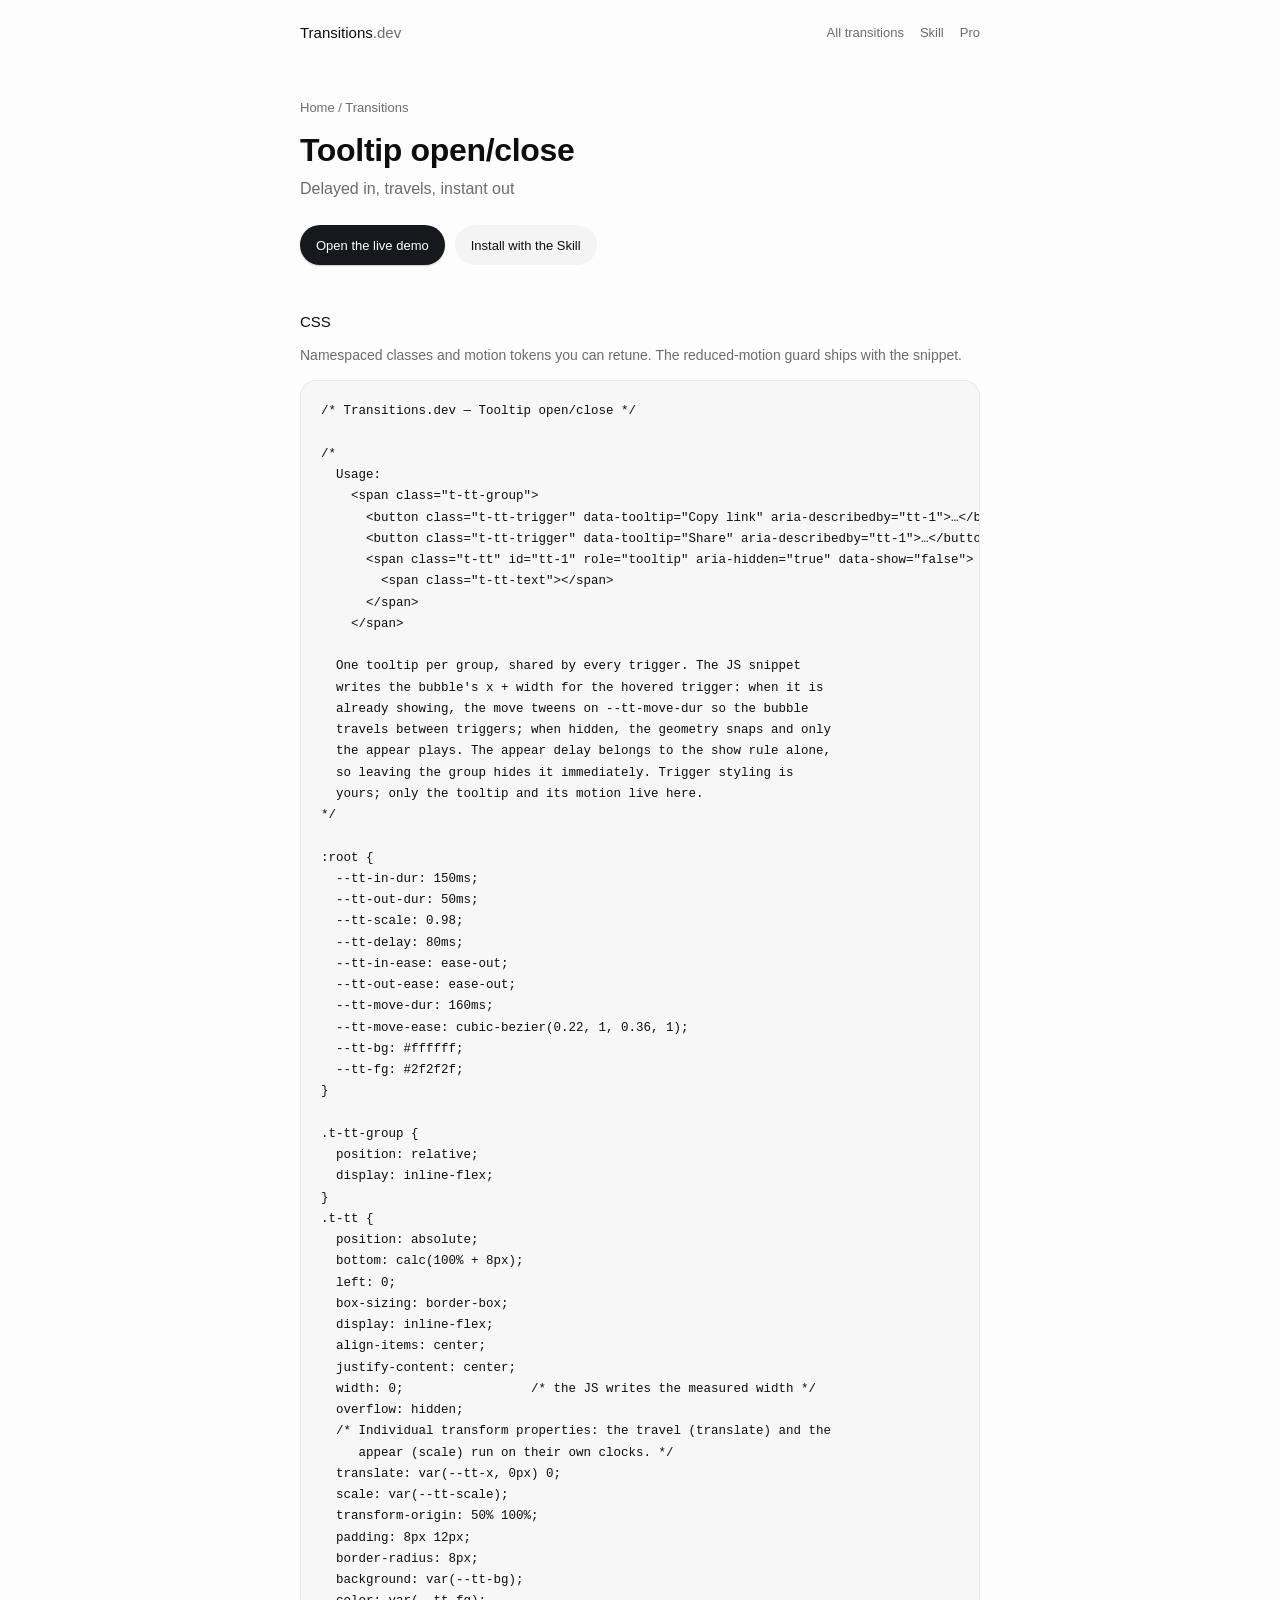
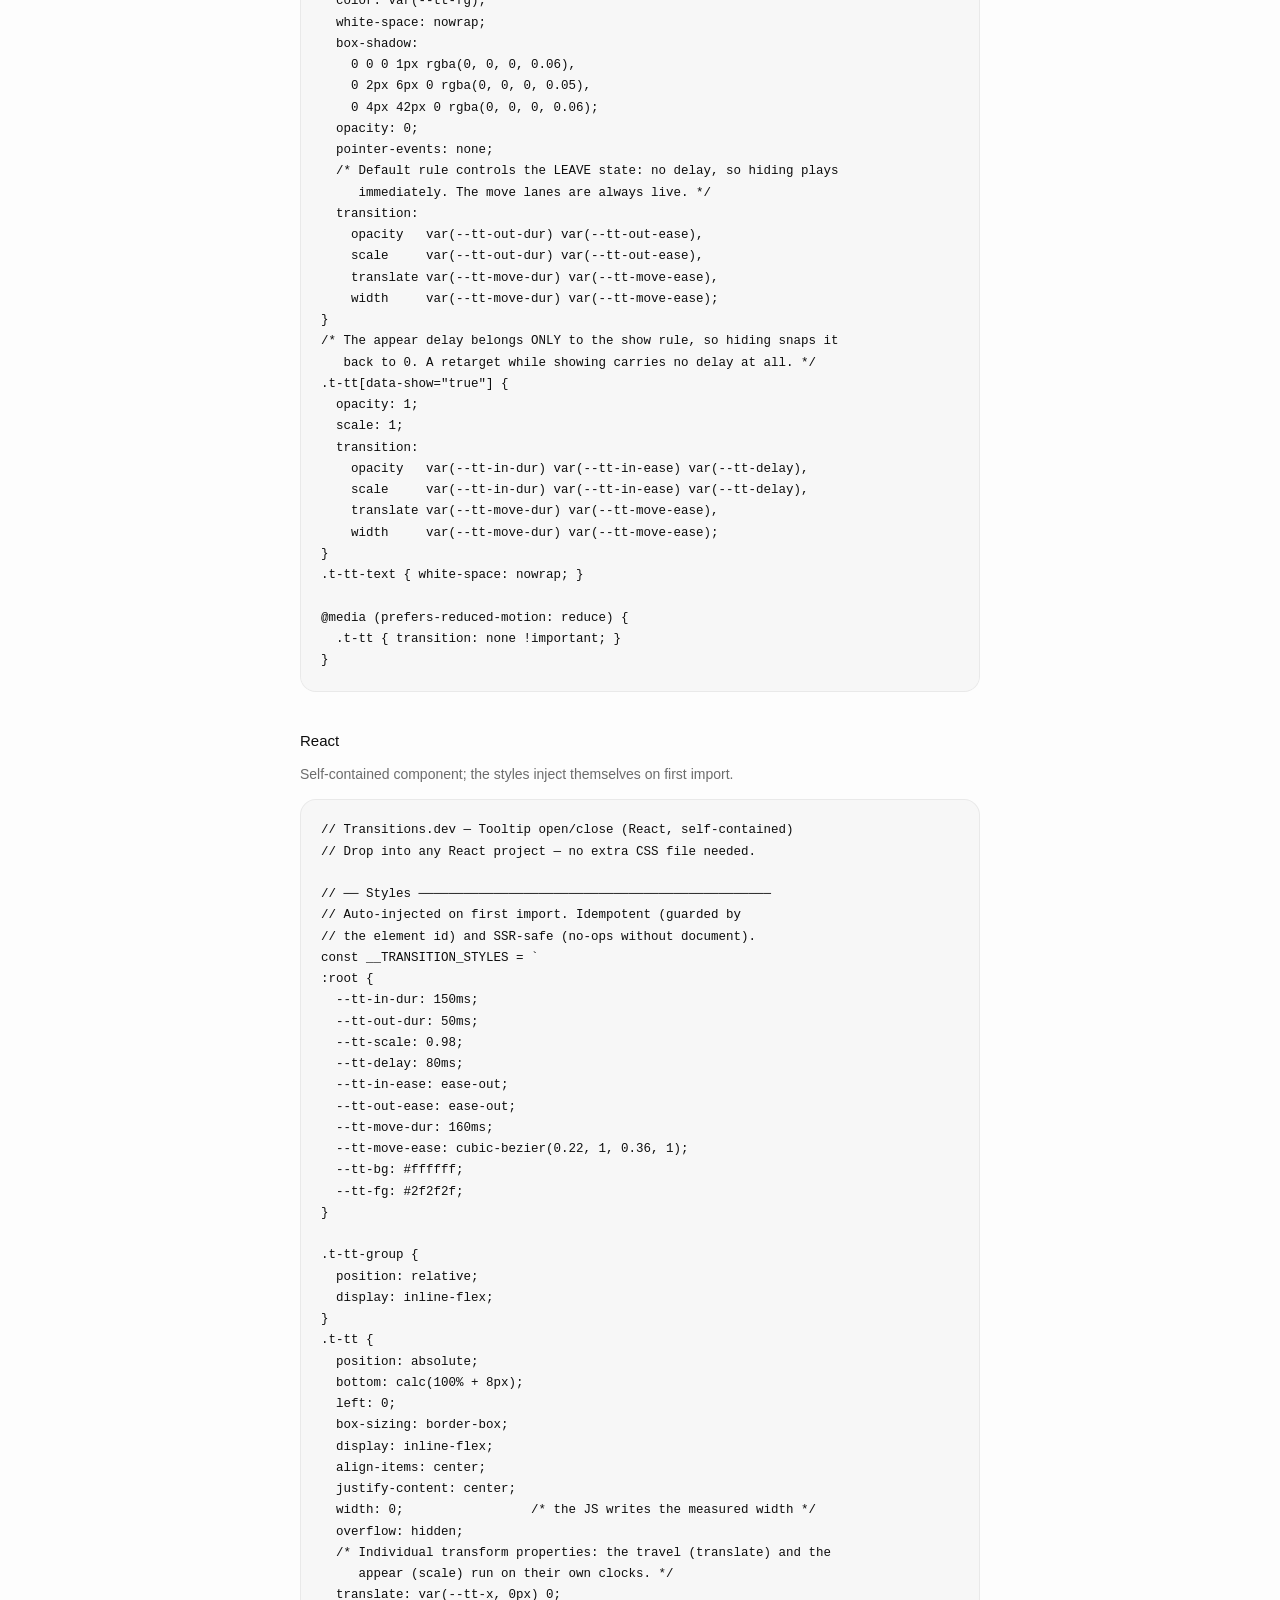
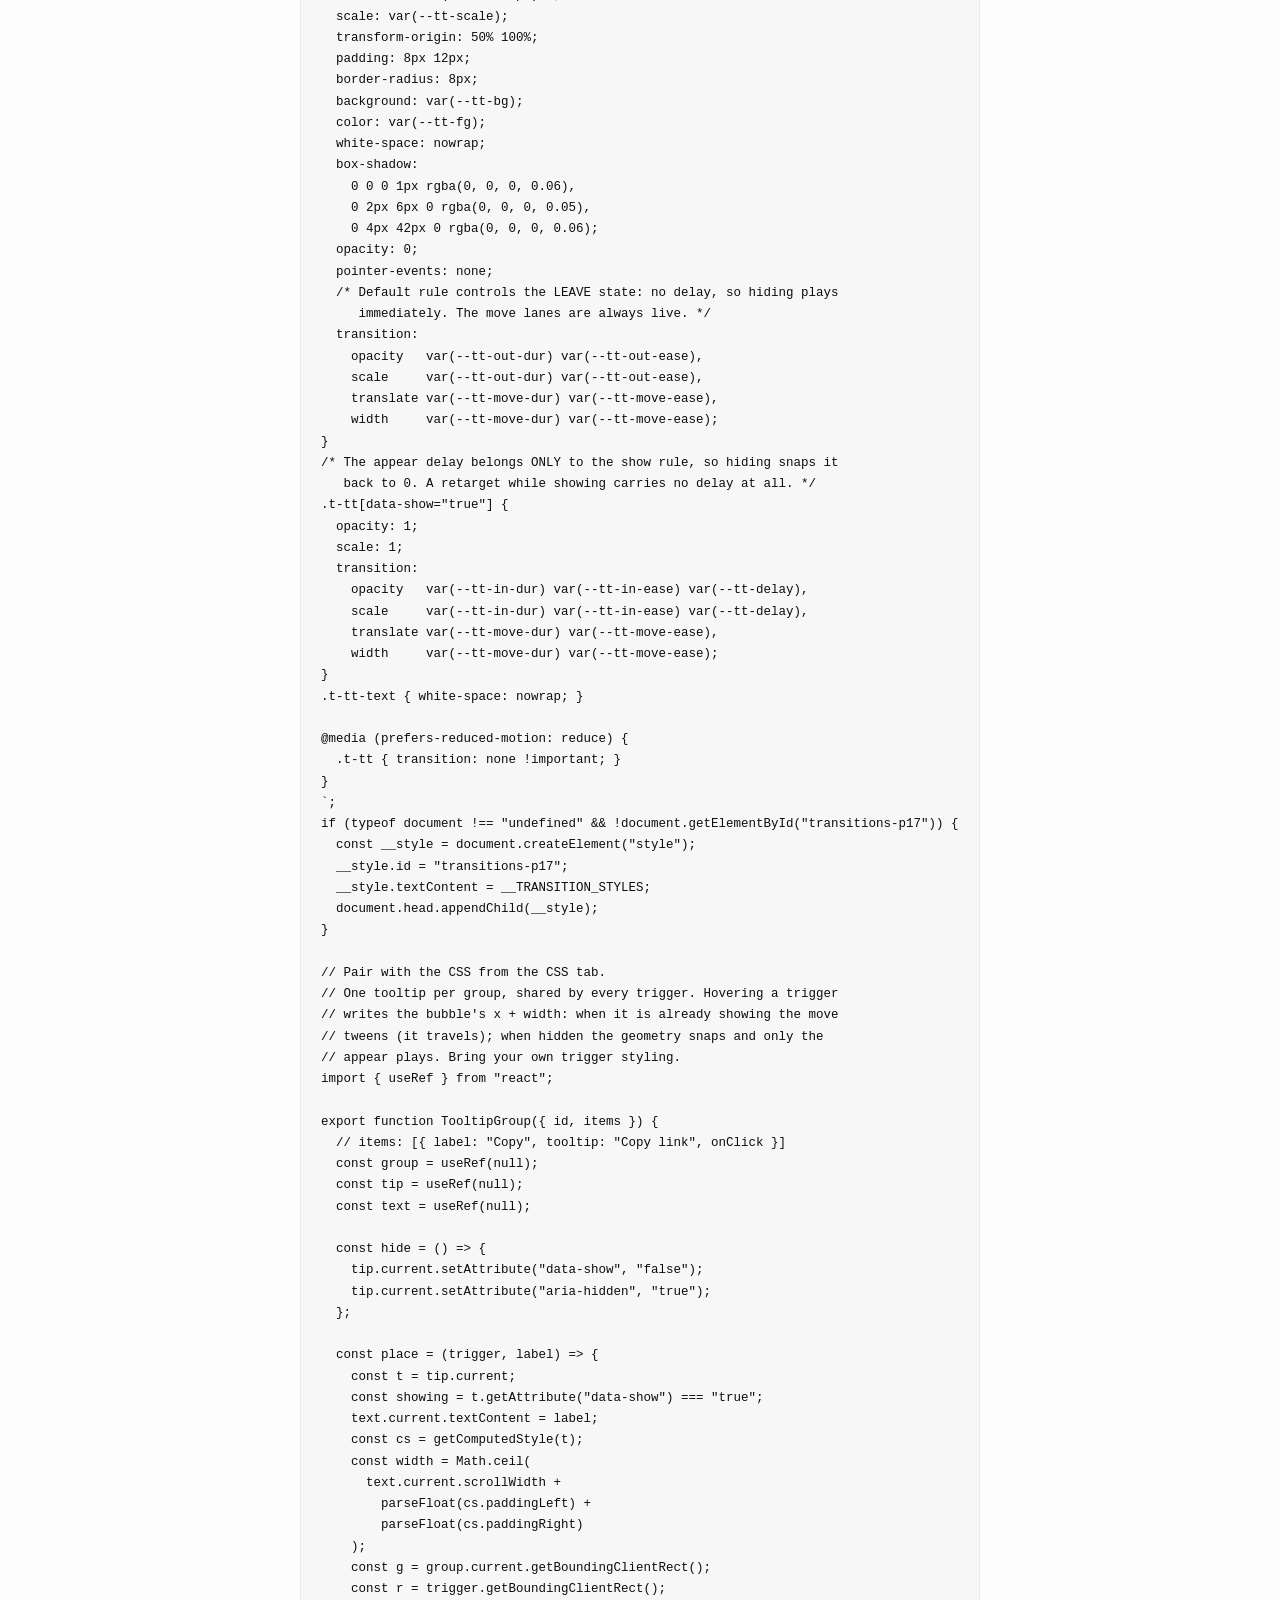
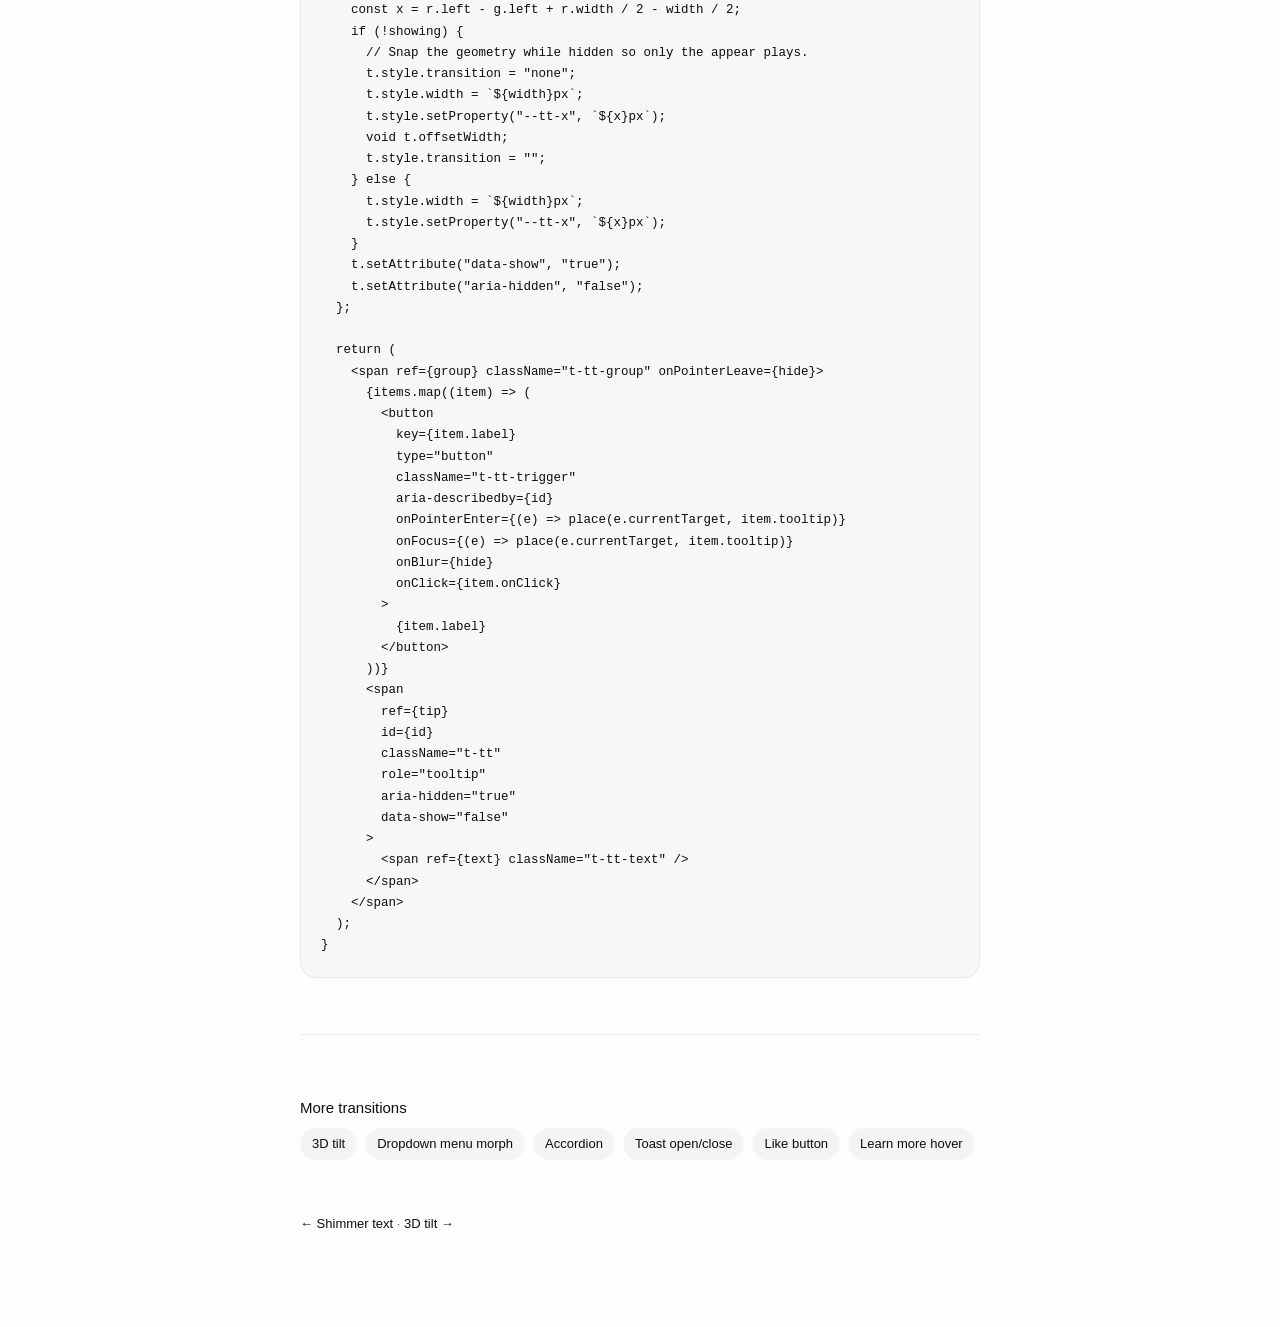
<file: transitions/tooltip-open-close/index.html>
<!DOCTYPE html>
<html lang="en">
<head>
  <meta charset="utf-8" />
  <meta name="viewport" content="width=device-width, initial-scale=1" />
  <title>Tooltip open/close — CSS transition | Transitions.dev</title>
  <meta name="description" content="Tooltip open/close: Delayed in, travels, instant out. Copy-paste CSS and React, with reduced-motion support built in." />
  <link rel="canonical" href="https://transitions.dev/transitions/tooltip-open-close/" />
  <meta name="robots" content="index, follow" />

  <meta property="og:type" content="article" />
  <meta property="og:site_name" content="Transitions.dev" />
  <meta property="og:title" content="Tooltip open/close — Transitions.dev" />
  <meta property="og:description" content="Tooltip open/close: Delayed in, travels, instant out. Copy-paste CSS and React, with reduced-motion support built in." />
  <meta property="og:url" content="https://transitions.dev/transitions/tooltip-open-close/" />
  <meta property="og:image" content="https://transitions.dev/assets/og-main.jpg" />
  <meta name="twitter:card" content="summary_large_image" />
  <meta name="twitter:title" content="Tooltip open/close — Transitions.dev" />
  <meta name="twitter:description" content="Tooltip open/close: Delayed in, travels, instant out. Copy-paste CSS and React, with reduced-motion support built in." />
  <meta name="twitter:image" content="https://transitions.dev/assets/og-main.jpg" />

  <link rel="icon" href="/favicon.svg" type="image/svg+xml" />
  <script type="application/ld+json">{"@context": "https://schema.org", "@type": "TechArticle", "headline": "Tooltip open/close \u2014 CSS transition", "description": "Tooltip open/close: Delayed in, travels, instant out. Copy-paste CSS and React, with reduced-motion support built in.", "url": "https://transitions.dev/transitions/tooltip-open-close/", "isPartOf": {"@type": "WebSite", "name": "Transitions.dev", "url": "https://transitions.dev/"}, "author": {"@type": "Person", "name": "Jakub Antalik"}, "hasPart": {"@type": "SoftwareSourceCode", "name": "Tooltip open/close CSS", "programmingLanguage": "CSS", "codeSampleType": "full solution"}}</script>

  <!-- Theme boot: same key the rest of the site uses, applied before
       paint so the page never flashes the wrong theme. -->
  <script>
    (function () {
      try {
        var stored = localStorage.getItem("tdev:theme");
        var dark = stored
          ? stored === "dark"
          : (window.matchMedia && window.matchMedia("(prefers-color-scheme: dark)").matches);
        if (dark) document.documentElement.setAttribute("data-theme", "dark");
      } catch (e) {}
    })();
  </script>
  <style>
    :root {
      color-scheme: light;
      --bg: #fdfdfd;
      --text: #0d0d0d;
      --text-muted: #6c6c6c;
      --card-bg: #ffffff;
      --card-border: rgba(0, 0, 0, 0.06);
      --chip-bg: #f4f4f4;
      --code-bg: #f7f7f7;
      --font-sans: "Inter", -apple-system, BlinkMacSystemFont, "Segoe UI", Roboto, sans-serif;
      --font-mono: "Roboto Mono", ui-monospace, SFMono-Regular, Menlo, Monaco, monospace;
    }
    html[data-theme="dark"] {
      color-scheme: dark;
      --bg: #121212;
      --text: #ffffff;
      --text-muted: rgba(202, 202, 202, 0.7);
      --card-bg: #181818;
      --card-border: rgba(255, 255, 255, 0.07);
      --chip-bg: rgba(255, 255, 255, 0.06);
      --code-bg: #181818;
    }
    * { box-sizing: border-box; }
    body {
      margin: 0;
      background: var(--bg);
      color: var(--text);
      font-family: var(--font-sans);
      -webkit-font-smoothing: antialiased;
    }
    .wrap { max-width: 720px; margin: 0 auto; padding: 24px 20px 96px; }
    .topbar { display: flex; align-items: center; justify-content: space-between; gap: 16px; margin-bottom: 56px; }
    .brand { font-size: 15px; font-weight: 500; color: var(--text); text-decoration: none; }
    .brand span { color: var(--text-muted); }
    .topbar nav { display: flex; gap: 16px; }
    .topbar nav a { font-size: 13px; color: var(--text-muted); text-decoration: none; }
    .topbar nav a:hover { color: var(--text); }
    .crumb { font-size: 13px; color: var(--text-muted); margin: 0 0 12px; }
    .crumb a { color: var(--text-muted); text-decoration: none; }
    .crumb a:hover { text-decoration: underline; }
    h1 { font-size: 32px; line-height: 1.2; letter-spacing: -0.01em; margin: 0 0 8px; }
    .lede { font-size: 16px; line-height: 24px; color: var(--text-muted); margin: 0 0 24px; }
    .pro-pill {
      display: inline-flex; align-items: center; height: 20px; padding: 0 8px; margin-left: 8px;
      border-radius: 50px; background: rgba(0, 115, 255, 0.06); color: #0073ff;
      font-size: 11px; font-weight: 500; vertical-align: middle;
    }
    html[data-theme="dark"] .pro-pill { background: rgba(85, 207, 255, 0.14); color: #7cd4ff; }
    .cta-row { display: flex; flex-wrap: wrap; gap: 10px; margin: 0 0 48px; }
    .btn {
      display: inline-flex; align-items: center; justify-content: center; gap: 8px;
      height: 40px; padding: 0 16px; border-radius: 26px;
      font-size: 13px; font-weight: 500; text-decoration: none; white-space: nowrap;
      transition: background-color 200ms cubic-bezier(0.22, 1, 0.36, 1);
    }
    .btn--primary { background: #17181c; color: #fff; box-shadow: 0 1px 2px 0 rgba(0,0,0,0.2); }
    .btn--primary:hover { background: #2a2a2a; }
    html[data-theme="dark"] .btn--primary { background: #fff; color: #0d0d0d; }
    .btn--secondary { background: var(--chip-bg); color: var(--text); }
    h2 { font-size: 15px; font-weight: 500; margin: 40px 0 12px; }
    p { font-size: 14px; line-height: 22px; color: var(--text-muted); }
    pre {
      margin: 0; padding: 20px; border-radius: 16px; overflow-x: auto;
      background: var(--code-bg); border: 1px solid var(--card-border);
    }
    code { font-family: var(--font-mono); font-size: 12.5px; line-height: 1.7; color: var(--text); }
    .related { margin-top: 56px; padding-top: 24px; border-top: 1px solid var(--card-border); }
    .related ul { list-style: none; margin: 0; padding: 0; display: flex; flex-wrap: wrap; gap: 8px; }
    .related a {
      display: inline-flex; align-items: center; height: 32px; padding: 0 12px;
      border-radius: 48px; background: var(--chip-bg); color: var(--text);
      font-size: 13px; text-decoration: none;
    }
    footer { margin-top: 56px; font-size: 13px; color: var(--text-muted); }
    footer a { color: var(--text); text-decoration: none; }
  </style>
</head>
<body>
  <div class="wrap">
    <header class="topbar">
      <a class="brand" href="/">Transitions<span>.dev</span></a>
      <nav>
        <a href="/transitions/">All transitions</a>
        <a href="/skill.html">Skill</a>
        <a href="/pro.html">Pro</a>
      </nav>
    </header>
    <p class="crumb"><a href="/">Home</a> / <a href="/transitions/">Transitions</a></p>
    <h1>Tooltip open/close</h1>
    <p class="lede">Delayed in, travels, instant out</p>
    <div class="cta-row">
      <a class="btn btn--primary" href="/detail.html?t=tooltip-open-close">Open the live demo</a>
      <a class="btn btn--secondary" href="/skill.html">Install with the Skill</a>
    </div>
    <h2>CSS</h2>
    <p>Namespaced classes and motion tokens you can retune. The reduced-motion guard ships with the snippet.</p>
    <pre><code>/* Transitions.dev — Tooltip open/close */

/*
  Usage:
    &lt;span class=&quot;t-tt-group&quot;&gt;
      &lt;button class=&quot;t-tt-trigger&quot; data-tooltip=&quot;Copy link&quot; aria-describedby=&quot;tt-1&quot;&gt;…&lt;/button&gt;
      &lt;button class=&quot;t-tt-trigger&quot; data-tooltip=&quot;Share&quot; aria-describedby=&quot;tt-1&quot;&gt;…&lt;/button&gt;
      &lt;span class=&quot;t-tt&quot; id=&quot;tt-1&quot; role=&quot;tooltip&quot; aria-hidden=&quot;true&quot; data-show=&quot;false&quot;&gt;
        &lt;span class=&quot;t-tt-text&quot;&gt;&lt;/span&gt;
      &lt;/span&gt;
    &lt;/span&gt;

  One tooltip per group, shared by every trigger. The JS snippet
  writes the bubble&#x27;s x + width for the hovered trigger: when it is
  already showing, the move tweens on --tt-move-dur so the bubble
  travels between triggers; when hidden, the geometry snaps and only
  the appear plays. The appear delay belongs to the show rule alone,
  so leaving the group hides it immediately. Trigger styling is
  yours; only the tooltip and its motion live here.
*/

:root {
  --tt-in-dur: 150ms;
  --tt-out-dur: 50ms;
  --tt-scale: 0.98;
  --tt-delay: 80ms;
  --tt-in-ease: ease-out;
  --tt-out-ease: ease-out;
  --tt-move-dur: 160ms;
  --tt-move-ease: cubic-bezier(0.22, 1, 0.36, 1);
  --tt-bg: #ffffff;
  --tt-fg: #2f2f2f;
}

.t-tt-group {
  position: relative;
  display: inline-flex;
}
.t-tt {
  position: absolute;
  bottom: calc(100% + 8px);
  left: 0;
  box-sizing: border-box;
  display: inline-flex;
  align-items: center;
  justify-content: center;
  width: 0;                 /* the JS writes the measured width */
  overflow: hidden;
  /* Individual transform properties: the travel (translate) and the
     appear (scale) run on their own clocks. */
  translate: var(--tt-x, 0px) 0;
  scale: var(--tt-scale);
  transform-origin: 50% 100%;
  padding: 8px 12px;
  border-radius: 8px;
  background: var(--tt-bg);
  color: var(--tt-fg);
  white-space: nowrap;
  box-shadow:
    0 0 0 1px rgba(0, 0, 0, 0.06),
    0 2px 6px 0 rgba(0, 0, 0, 0.05),
    0 4px 42px 0 rgba(0, 0, 0, 0.06);
  opacity: 0;
  pointer-events: none;
  /* Default rule controls the LEAVE state: no delay, so hiding plays
     immediately. The move lanes are always live. */
  transition:
    opacity   var(--tt-out-dur) var(--tt-out-ease),
    scale     var(--tt-out-dur) var(--tt-out-ease),
    translate var(--tt-move-dur) var(--tt-move-ease),
    width     var(--tt-move-dur) var(--tt-move-ease);
}
/* The appear delay belongs ONLY to the show rule, so hiding snaps it
   back to 0. A retarget while showing carries no delay at all. */
.t-tt[data-show=&quot;true&quot;] {
  opacity: 1;
  scale: 1;
  transition:
    opacity   var(--tt-in-dur) var(--tt-in-ease) var(--tt-delay),
    scale     var(--tt-in-dur) var(--tt-in-ease) var(--tt-delay),
    translate var(--tt-move-dur) var(--tt-move-ease),
    width     var(--tt-move-dur) var(--tt-move-ease);
}
.t-tt-text { white-space: nowrap; }

@media (prefers-reduced-motion: reduce) {
  .t-tt { transition: none !important; }
}</code></pre>
    <h2>React</h2>
    <p>Self-contained component; the styles inject themselves on first import.</p>
    <pre><code>// Transitions.dev — Tooltip open/close (React, self-contained)
// Drop into any React project — no extra CSS file needed.

// ── Styles ───────────────────────────────────────────────
// Auto-injected on first import. Idempotent (guarded by
// the element id) and SSR-safe (no-ops without document).
const __TRANSITION_STYLES = `
:root {
  --tt-in-dur: 150ms;
  --tt-out-dur: 50ms;
  --tt-scale: 0.98;
  --tt-delay: 80ms;
  --tt-in-ease: ease-out;
  --tt-out-ease: ease-out;
  --tt-move-dur: 160ms;
  --tt-move-ease: cubic-bezier(0.22, 1, 0.36, 1);
  --tt-bg: #ffffff;
  --tt-fg: #2f2f2f;
}

.t-tt-group {
  position: relative;
  display: inline-flex;
}
.t-tt {
  position: absolute;
  bottom: calc(100% + 8px);
  left: 0;
  box-sizing: border-box;
  display: inline-flex;
  align-items: center;
  justify-content: center;
  width: 0;                 /* the JS writes the measured width */
  overflow: hidden;
  /* Individual transform properties: the travel (translate) and the
     appear (scale) run on their own clocks. */
  translate: var(--tt-x, 0px) 0;
  scale: var(--tt-scale);
  transform-origin: 50% 100%;
  padding: 8px 12px;
  border-radius: 8px;
  background: var(--tt-bg);
  color: var(--tt-fg);
  white-space: nowrap;
  box-shadow:
    0 0 0 1px rgba(0, 0, 0, 0.06),
    0 2px 6px 0 rgba(0, 0, 0, 0.05),
    0 4px 42px 0 rgba(0, 0, 0, 0.06);
  opacity: 0;
  pointer-events: none;
  /* Default rule controls the LEAVE state: no delay, so hiding plays
     immediately. The move lanes are always live. */
  transition:
    opacity   var(--tt-out-dur) var(--tt-out-ease),
    scale     var(--tt-out-dur) var(--tt-out-ease),
    translate var(--tt-move-dur) var(--tt-move-ease),
    width     var(--tt-move-dur) var(--tt-move-ease);
}
/* The appear delay belongs ONLY to the show rule, so hiding snaps it
   back to 0. A retarget while showing carries no delay at all. */
.t-tt[data-show=&quot;true&quot;] {
  opacity: 1;
  scale: 1;
  transition:
    opacity   var(--tt-in-dur) var(--tt-in-ease) var(--tt-delay),
    scale     var(--tt-in-dur) var(--tt-in-ease) var(--tt-delay),
    translate var(--tt-move-dur) var(--tt-move-ease),
    width     var(--tt-move-dur) var(--tt-move-ease);
}
.t-tt-text { white-space: nowrap; }

@media (prefers-reduced-motion: reduce) {
  .t-tt { transition: none !important; }
}
`;
if (typeof document !== &quot;undefined&quot; &amp;&amp; !document.getElementById(&quot;transitions-p17&quot;)) {
  const __style = document.createElement(&quot;style&quot;);
  __style.id = &quot;transitions-p17&quot;;
  __style.textContent = __TRANSITION_STYLES;
  document.head.appendChild(__style);
}

// Pair with the CSS from the CSS tab.
// One tooltip per group, shared by every trigger. Hovering a trigger
// writes the bubble&#x27;s x + width: when it is already showing the move
// tweens (it travels); when hidden the geometry snaps and only the
// appear plays. Bring your own trigger styling.
import { useRef } from &quot;react&quot;;

export function TooltipGroup({ id, items }) {
  // items: [{ label: &quot;Copy&quot;, tooltip: &quot;Copy link&quot;, onClick }]
  const group = useRef(null);
  const tip = useRef(null);
  const text = useRef(null);

  const hide = () =&gt; {
    tip.current.setAttribute(&quot;data-show&quot;, &quot;false&quot;);
    tip.current.setAttribute(&quot;aria-hidden&quot;, &quot;true&quot;);
  };

  const place = (trigger, label) =&gt; {
    const t = tip.current;
    const showing = t.getAttribute(&quot;data-show&quot;) === &quot;true&quot;;
    text.current.textContent = label;
    const cs = getComputedStyle(t);
    const width = Math.ceil(
      text.current.scrollWidth +
        parseFloat(cs.paddingLeft) +
        parseFloat(cs.paddingRight)
    );
    const g = group.current.getBoundingClientRect();
    const r = trigger.getBoundingClientRect();
    const x = r.left - g.left + r.width / 2 - width / 2;
    if (!showing) {
      // Snap the geometry while hidden so only the appear plays.
      t.style.transition = &quot;none&quot;;
      t.style.width = `${width}px`;
      t.style.setProperty(&quot;--tt-x&quot;, `${x}px`);
      void t.offsetWidth;
      t.style.transition = &quot;&quot;;
    } else {
      t.style.width = `${width}px`;
      t.style.setProperty(&quot;--tt-x&quot;, `${x}px`);
    }
    t.setAttribute(&quot;data-show&quot;, &quot;true&quot;);
    t.setAttribute(&quot;aria-hidden&quot;, &quot;false&quot;);
  };

  return (
    &lt;span ref={group} className=&quot;t-tt-group&quot; onPointerLeave={hide}&gt;
      {items.map((item) =&gt; (
        &lt;button
          key={item.label}
          type=&quot;button&quot;
          className=&quot;t-tt-trigger&quot;
          aria-describedby={id}
          onPointerEnter={(e) =&gt; place(e.currentTarget, item.tooltip)}
          onFocus={(e) =&gt; place(e.currentTarget, item.tooltip)}
          onBlur={hide}
          onClick={item.onClick}
        &gt;
          {item.label}
        &lt;/button&gt;
      ))}
      &lt;span
        ref={tip}
        id={id}
        className=&quot;t-tt&quot;
        role=&quot;tooltip&quot;
        aria-hidden=&quot;true&quot;
        data-show=&quot;false&quot;
      &gt;
        &lt;span ref={text} className=&quot;t-tt-text&quot; /&gt;
      &lt;/span&gt;
    &lt;/span&gt;
  );
}
</code></pre>
    <div class="related">
      <h2>More transitions</h2>
      <ul>
        <li><a href="/transitions/3d-tilt/">3D tilt</a></li>
        <li><a href="/transitions/dropdown-menu-morph/">Dropdown menu morph</a></li>
        <li><a href="/transitions/accordion/">Accordion</a></li>
        <li><a href="/transitions/toast-open-close/">Toast open/close</a></li>
        <li><a href="/transitions/like-button/">Like button</a></li>
        <li><a href="/transitions/learn-more-hover/">Learn more hover</a></li>
      </ul>
    </div>
    <footer><a href="/transitions/shimmer-text/">&larr; Shimmer text</a> &middot; <a href="/transitions/3d-tilt/">3D tilt &rarr;</a></footer>
  </div>
</body>
</html>
</file>
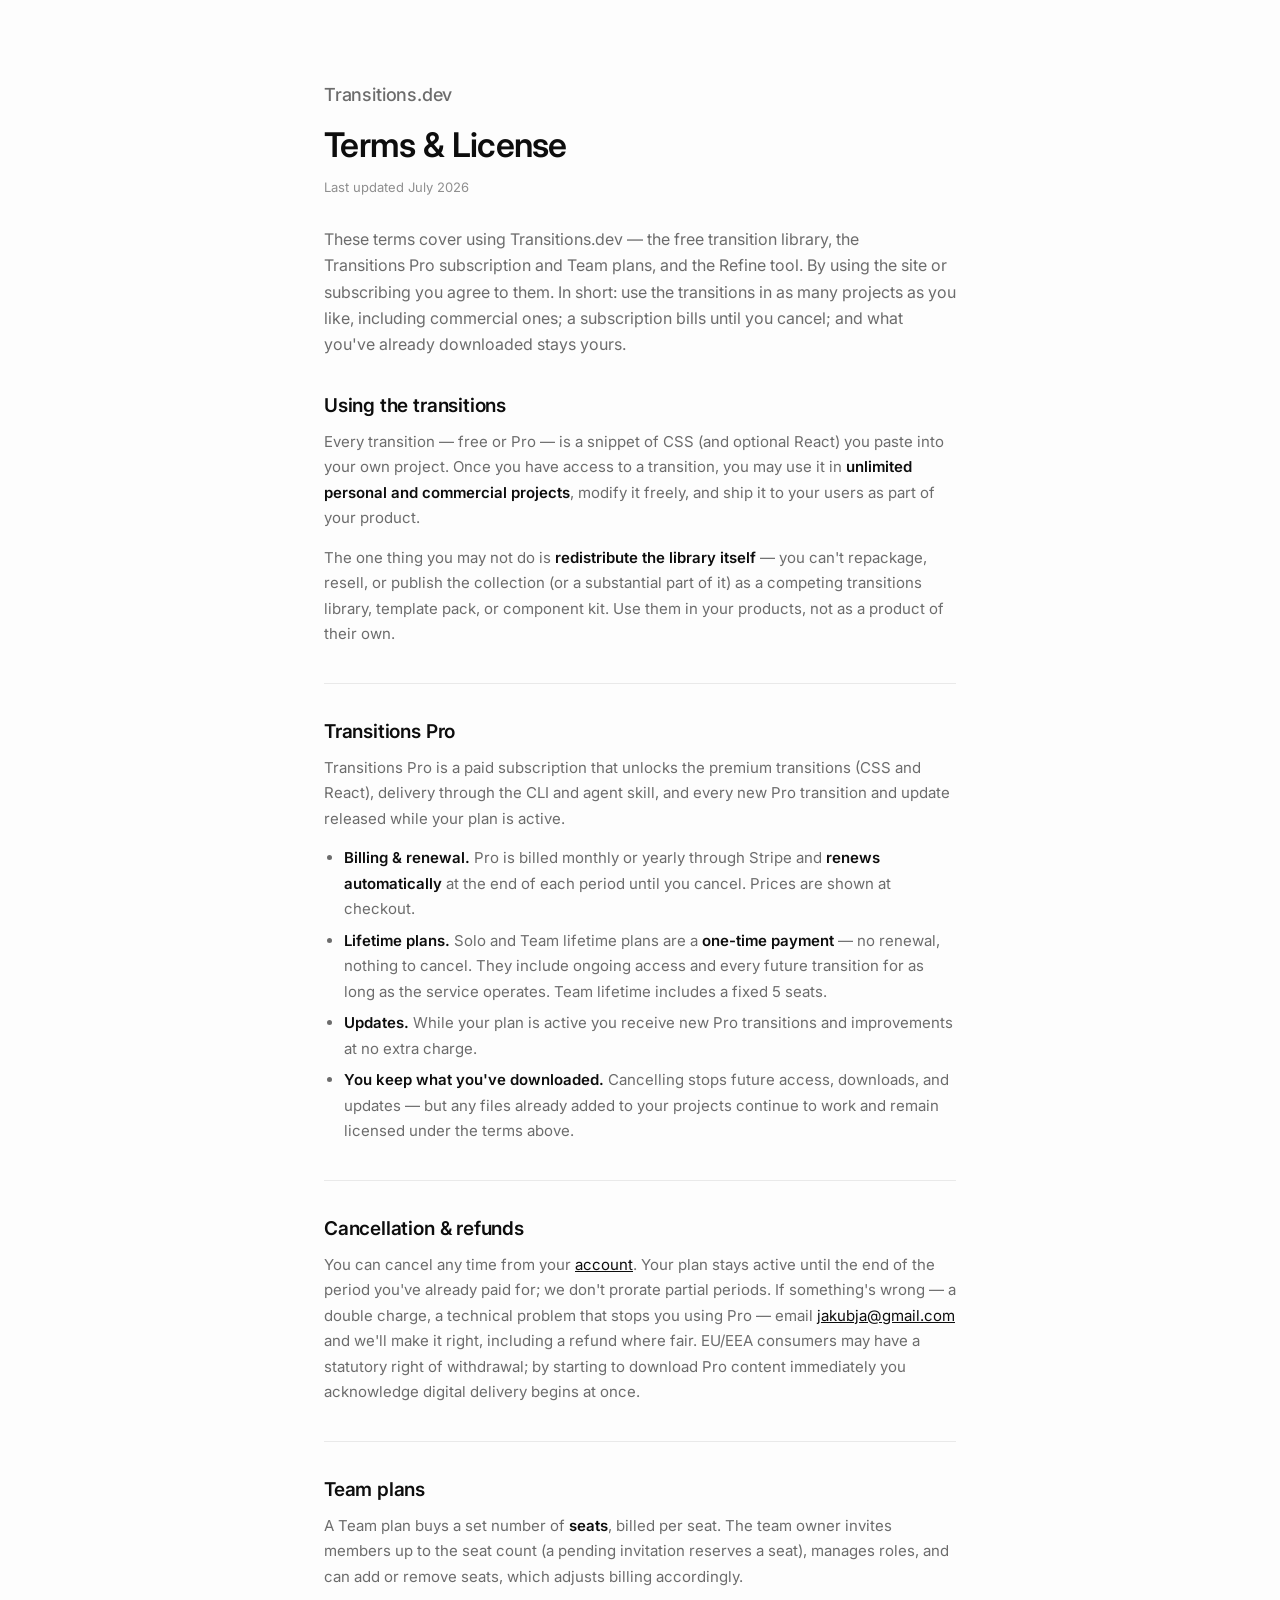
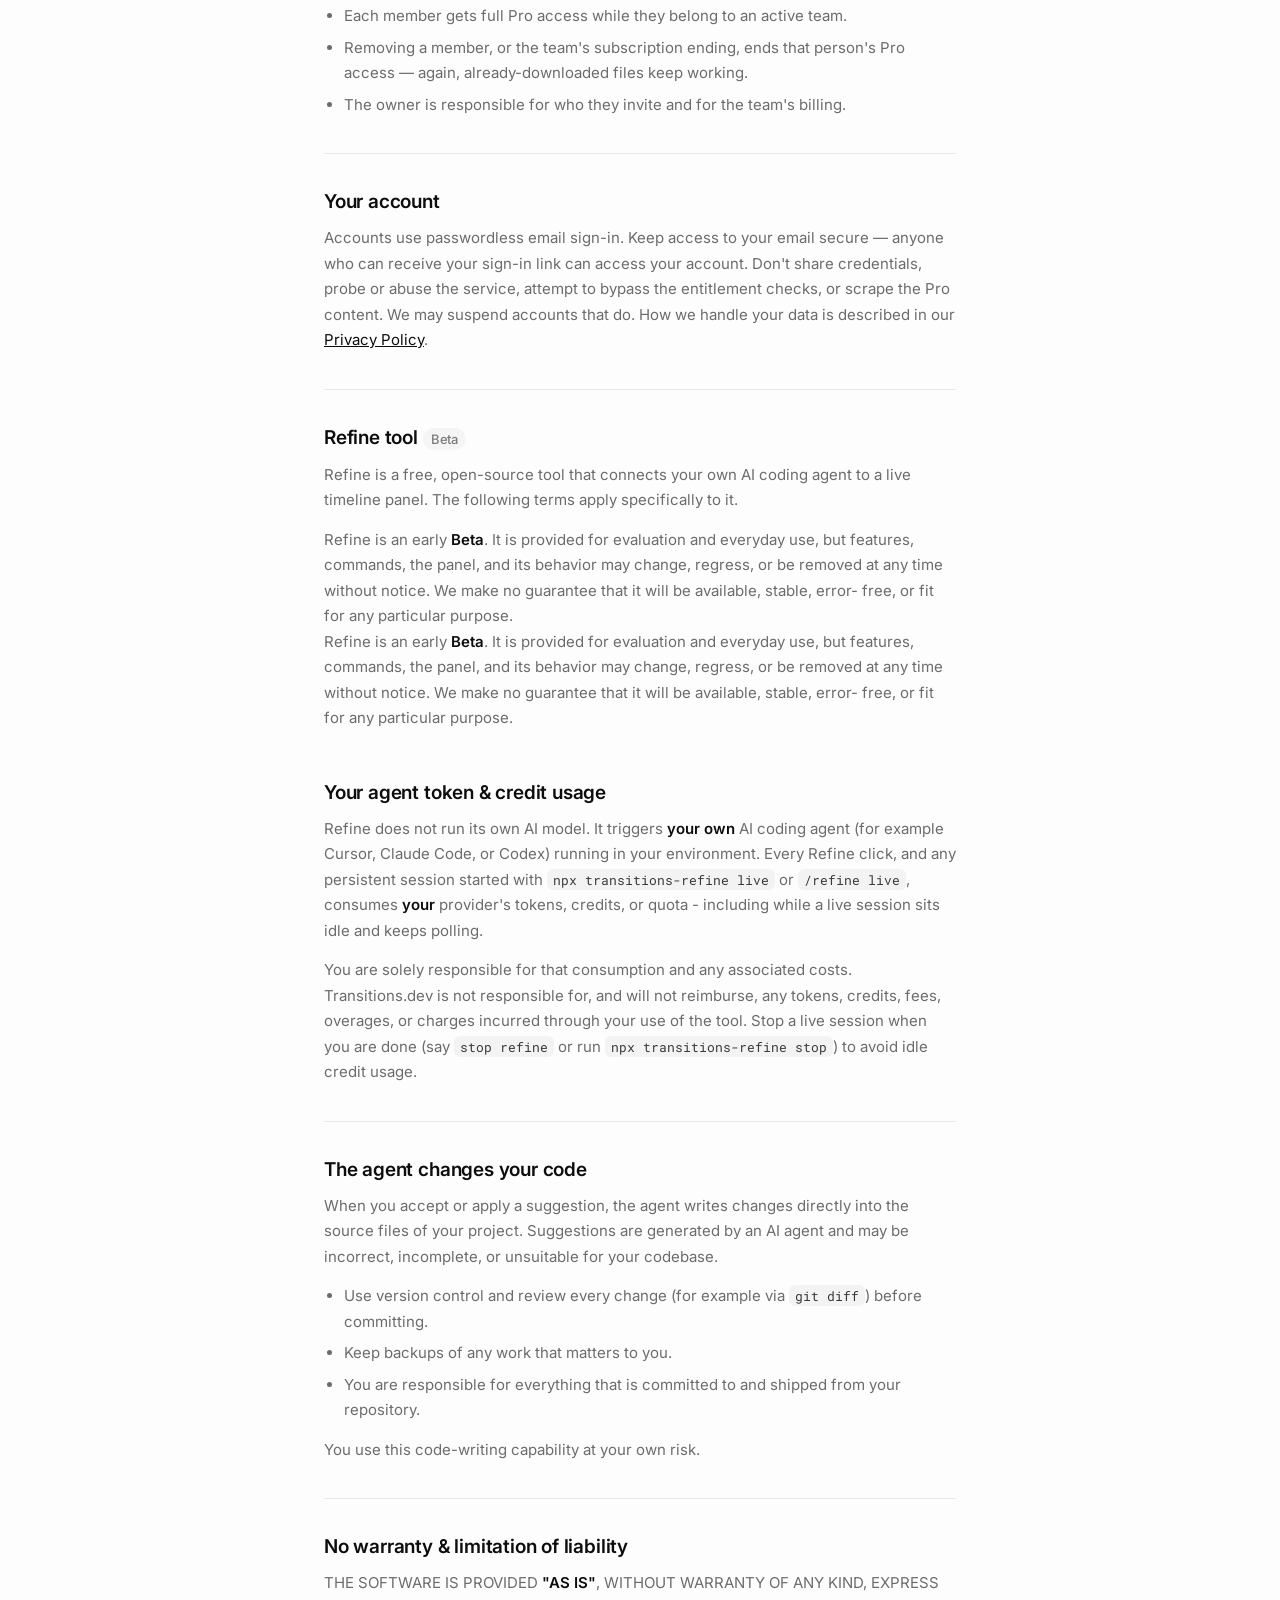
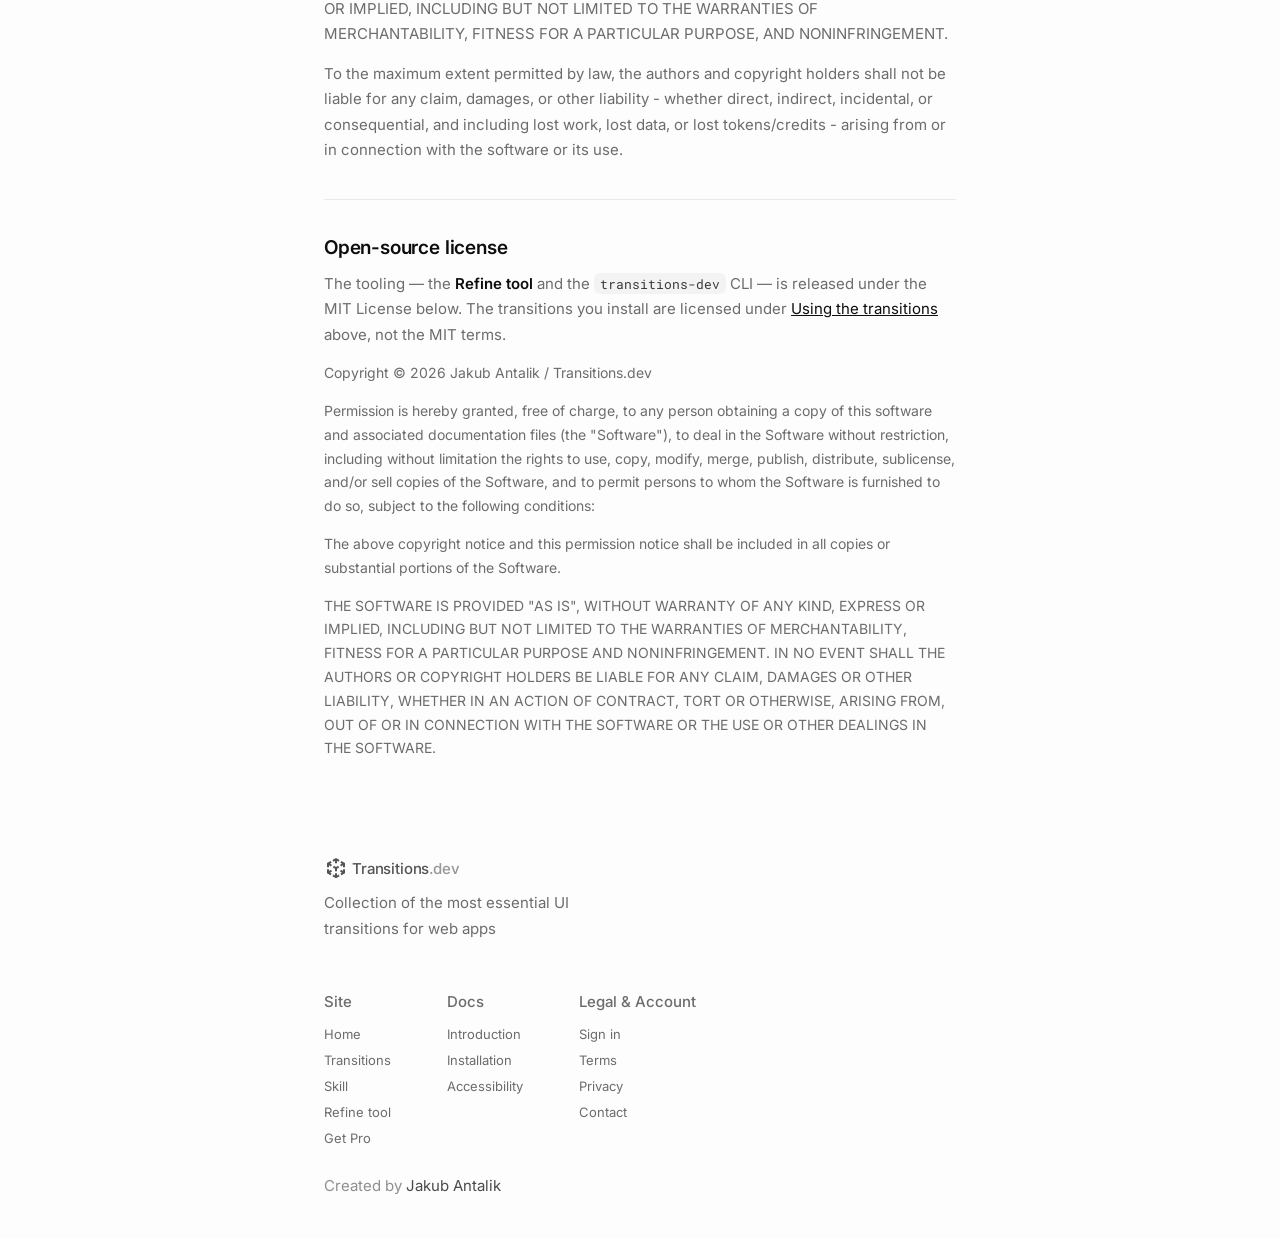
<file: terms.html>
<!DOCTYPE html>
<html lang="en">
<head>
  <meta charset="UTF-8" />
  <meta name="viewport" content="width=device-width, initial-scale=1.0, viewport-fit=cover" />
  <meta name="color-scheme" content="light dark" />

  <title>Terms & License - Transitions.dev</title>
  <meta
    name="description"
    content="Terms and license for Transitions.dev: using the transitions, the Pro subscription and Team plans, billing and refunds, the Refine tool, no warranty, and the MIT license."
  />
  <meta name="author" content="Transitions.dev" />
  <meta name="robots" content="index, follow" />
  <meta name="theme-color" content="#fdfdfd" media="(prefers-color-scheme: light)" />
  <meta name="theme-color" content="#070707" media="(prefers-color-scheme: dark)" />

  <link rel="canonical" href="https://transitions.dev/terms.html" />

  <link rel="icon" href="assets/favicon-light-mode.png?v=4" type="image/png" sizes="any" />
  <link rel="icon" href="assets/favicon-light-mode.png?v=4" media="(prefers-color-scheme: light)" type="image/png" />
  <link rel="icon" href="assets/favicon-darkmode.png?v=4" media="(prefers-color-scheme: dark)" type="image/png" />
  <link rel="apple-touch-icon" href="assets/favicon-light-mode.png?v=4" />
  <link rel="manifest" href="site.webmanifest" />

  <meta property="og:type" content="website" />
  <meta property="og:site_name" content="Transitions.dev" />
  <meta property="og:url" content="https://transitions.dev/terms.html" />
  <meta property="og:title" content="Terms & License - Transitions.dev Refine" />
  <meta property="og:description" content="Beta software, your agent token/credit usage, agent-written code changes, no warranty, and the MIT license." />

  <link rel="preconnect" href="https://fonts.googleapis.com" />
  <link rel="preconnect" href="https://fonts.gstatic.com" crossorigin />
  <link
    href="https://fonts.googleapis.com/css2?family=Inter:wght@400;500;600&family=Roboto+Mono:wght@400;500&display=swap"
    rel="stylesheet"
  />

  <script>
    // Apply theme before first paint to avoid FOUC: a theme chosen via the
    // toggle on other pages (persisted to localStorage as "tdev:theme")
    // wins over system preference so it carries across the site.
    (function () {
      try {
        var stored = localStorage.getItem("tdev:theme");
        var dark = stored
          ? stored === "dark"
          : (window.matchMedia && window.matchMedia("(prefers-color-scheme: dark)").matches);
        if (dark) document.documentElement.setAttribute("data-theme", "dark");
      } catch (e) {}
    })();
  </script>

  <style>

    /* ── iOS double-tap zoom ─────────────────────────────────────────
       iOS Safari ignores `user-scalable=no` / `maximum-scale=1` in the
       viewport meta (since iOS 10), and disabling pinch zoom outright
       would fail WCAG 1.4.4. `touch-action: manipulation` suppresses
       only the double-tap-to-zoom gesture on the things people tap,
       leaving pinch zoom fully intact. Declared first in the sheet so
       prototypes needing a stricter value (`touch-action: none` on the
       tilt / drag demos) still override it further down. */
    button,
    a,
    label,
    summary,
    input,
    select,
    [role="button"],
    [role="switch"],
    [role="checkbox"],
    [role="tab"],
    .card {
      touch-action: manipulation;
    }
    :root {
      color-scheme: light;
      --bg: #fdfdfd;
      --text: #0d0d0d;
      --text-muted: #6c6c6c;
      --text-subtle: #767676;
      --text-faint: #8f8f8f;
      --text-footer-name: #4a4a4a;
      --rule: rgba(0, 0, 0, 0.08);
      --code-bg: rgba(0, 0, 0, 0.04);
      --code-text: #3a3a3a;
      --link: #0d0d0d;
      --font-sans: "Inter", -apple-system, BlinkMacSystemFont, "Segoe UI",
        Roboto, Helvetica, Arial, sans-serif;
      --font-mono: "Roboto Mono", ui-monospace, SFMono-Regular, Menlo, Monaco,
        Consolas, monospace;
    }

    html[data-theme="dark"] {
      color-scheme: dark;
      --bg: #121212;
      --text: #ffffff;
      --text-muted: rgba(202, 202, 202, 0.7);
      --text-subtle: #767676;
      --text-faint: #8f8f8f;
      --text-footer-name: #e9e9e9;
      --rule: rgba(255, 255, 255, 0.1);
      --code-bg: rgba(255, 255, 255, 0.08);
      --code-text: #d6d6d6;
      --link: #ffffff;
    }

    * { box-sizing: border-box; }

    html {
      -webkit-font-smoothing: antialiased;
      -moz-osx-font-smoothing: grayscale;
      text-rendering: optimizeLegibility;
      -webkit-text-size-adjust: 100%;
      text-size-adjust: 100%;
    }

    body {
      margin: 0;
      background: var(--bg);
      color: var(--text);
      font-family: var(--font-sans);
      transition: background-color 0.2s ease, color 0.2s ease;
    }

    .skip-link {
      position: absolute;
      top: -100%;
      left: 16px;
      z-index: 200;
      padding: 12px 20px;
      border-radius: 8px;
      background: var(--text);
      color: var(--bg);
      font-size: 14px;
      font-weight: 500;
      text-decoration: none;
    }
    .skip-link:focus { top: 16px; }

    .wrap {
      max-width: 680px;
      margin: 0 auto;
      width: 100%;
      padding: 0 24px;
    }

    /* ─── Header ──────────────────────────────────────────────── */
    .doc-head {
      padding: 80px 0 0;
    }
    .eyebrow {
      margin: 0 0 14px;
      display: inline-flex;
      align-items: center;
      gap: 8px;
      font-size: 18px;
      font-weight: 500;
      letter-spacing: -0.01em;
      color: var(--text-muted);
    }
    .eyebrow a {
      color: inherit;
      text-decoration: none;
    }
    .eyebrow a:hover { color: var(--text); }
    .beta-badge {
      display: inline-flex;
      align-items: center;
      justify-content: center;
      height: 22px;
      padding: 0 8px;
      border-radius: 50px;
      font-size: 13px;
      font-weight: 500;
      line-height: 16px;
      white-space: nowrap;
      color: rgba(94, 94, 94, 0.8);
      background: rgba(0, 0, 0, 0.03);
    }
    html[data-theme="dark"] .beta-badge {
      color: rgba(237, 237, 237, 0.7);
      background: rgba(255, 255, 255, 0.08);
    }
    h1 {
      margin: 0;
      font-size: 34px;
      font-weight: 600;
      letter-spacing: -0.02em;
      line-height: 1.15;
    }
    .updated {
      margin: 12px 0 0;
      font-size: 13px;
      color: var(--text-faint);
    }
    .lede {
      margin: 28px 0 0;
      font-size: 16px;
      line-height: 1.65;
      color: var(--text-muted);
    }

    /* ─── Sections ────────────────────────────────────────────── */
    section {
      padding: 36px 0 0;
    }
    section + section {
      margin-top: 36px;
      border-top: 1px solid var(--rule);
    }
    h2 {
      margin: 0 0 12px;
      font-size: 19px;
      font-weight: 600;
      letter-spacing: -0.01em;
    }
    p {
      margin: 0 0 14px;
      font-size: 15px;
      line-height: 1.7;
      color: var(--text-muted);
    }
    p:last-child { margin-bottom: 0; }
    strong { color: var(--text); font-weight: 600; }
    a { color: var(--link); }

    ul {
      margin: 0 0 14px;
      padding-left: 20px;
    }
    li {
      font-size: 15px;
      line-height: 1.7;
      color: var(--text-muted);
      margin-bottom: 6px;
    }

    code {
      font-family: var(--font-mono);
      font-size: 0.86em;
      padding: 2px 6px;
      border-radius: 6px;
      background: var(--code-bg);
      color: var(--code-text);
    }

    .license-block {
      margin: 0;
      font-size: 14px;
      line-height: 1.7;
      color: var(--text-muted);
    }
    .license-block p { font-size: 14px; }

    /* ─── Footer (Figma 2332:3466) ────────────────────────────── */
    .footer {
      /* Matches the homepage card grid's rendered width (320px × 3 +
         24px × 2 gaps = 1008px) so the footer's edges line up with the
         content above it, site-wide. */
      width: 100%;
      max-width: 1008px;
      margin: 96px auto 0;
      padding: 0 0 40px;
      font-family: var(--font-sans);
      font-size: 13px;
      line-height: 18.2px;
      text-align: left;
      display: flex;
      flex-direction: column;
      gap: 25px;
    }
    .footer-top {
      display: flex;
      justify-content: space-between;
      gap: 48px;
      flex-wrap: wrap;
    }
    .footer-brand {
      display: flex;
      flex-direction: column;
      gap: 10px;
      max-width: 260px;
    }
    .footer-brand-logo {
      display: inline-flex;
      align-items: center;
      gap: 4px;
      opacity: 0.7;
      text-decoration: none;
      color: var(--text);
      /* Same hover as the top-bar brand link: mark spins, whole
         lockup gets a touch of scale (transitions live on the
         shared .brand-mark rule; only the trigger + scale live here). */
      transition: transform 400ms cubic-bezier(0.22, 1, 0.36, 1), opacity 150ms ease;
      transform-origin: center;
    }
    .footer-brand-logo:hover { opacity: 1; transform: scale(1.02); }
    .footer-brand-logo:hover .brand-mark { transform: rotate(60deg); }
    @media (prefers-reduced-motion: reduce) {
      .footer-brand-logo { transition: opacity 150ms ease; }
      .footer-brand-logo:hover { transform: none; }
      .footer-brand-logo:hover .brand-mark { transform: none; }
    }
    /* This page has no top-bar brand link, so the footer logo needs its
       own copy of the sizing rules that other pages share from the nav. */
    .brand-mark {
      display: inline-flex;
      align-items: center;
      justify-content: center;
      width: 24px;
      height: 24px;
      color: var(--icon-color, var(--text));
      transition: transform 500ms cubic-bezier(0.22, 1, 0.36, 1);
    }
    .brand-mark svg { width: 18px; height: 20.295px; display: block; }
    .brand-word {
      font-size: 15px;
      font-weight: 500;
      line-height: 1;
      letter-spacing: -0.01em;
      white-space: nowrap;
    }
    .brand-word-dim { color: var(--text-muted); }
    .footer-tagline {
      margin: 0;
      color: var(--text-muted);
    }
    .footer-cols {
      display: flex;
      gap: 56px;
    }
    .footer-col {
      display: flex;
      flex-direction: column;
      gap: 8px;
    }
    .footer-col-title {
      margin: 0 0 2px;
      font-weight: 500;
      color: var(--text-muted);
    }
    .footer-col a {
      color: var(--text-muted);
      text-decoration: none;
      transition: color 150ms ease;
    }
    .footer-col a:hover { color: var(--text); }
    .footer-credit { margin: 0; }
    .footer-muted { color: var(--text-faint); }
    .footer-name {
      color: var(--text-footer-name);
      text-decoration: none;
      margin-left: 4px;
    }
    .footer-name:hover { color: #0d0d0d; text-decoration: none; }
    html[data-theme="dark"] .footer-name:hover { color: #ffffff; text-decoration: none; }
    @media (max-width: 720px) {
      .footer-top { flex-direction: column; gap: 32px; }
      .footer-cols { gap: 40px; flex-wrap: wrap; row-gap: 32px; }
    }

    @media (max-width: 600px) {
      .doc-head { padding-top: 56px; }
      h1 { font-size: 28px; }
    }
  </style>
</head>
<body>
  <a class="skip-link" href="#main">Skip to content</a>

  <main id="main">
    <div class="wrap">
      <header class="doc-head">
        <p class="eyebrow"><a href="/">Transitions.dev</a></p>
        <h1>Terms &amp; License</h1>
        <p class="updated">Last updated July 2026</p>
        <p class="lede">
          These terms cover using Transitions.dev — the free transition library, the
          Transitions&nbsp;Pro subscription and Team plans, and the Refine tool. By using the
          site or subscribing you agree to them. In short: use the transitions in as many
          projects as you like, including commercial ones; a subscription bills until you
          cancel; and what you've already downloaded stays yours.
        </p>
      </header>

      <section>
        <h2>Using the transitions</h2>
        <p>
          Every transition — free or Pro — is a snippet of CSS (and optional React) you paste
          into your own project. Once you have access to a transition, you may use it in
          <strong>unlimited personal and commercial projects</strong>, modify it freely, and
          ship it to your users as part of your product.
        </p>
        <p>
          The one thing you may not do is <strong>redistribute the library itself</strong> — you
          can't repackage, resell, or publish the collection (or a substantial part of it) as a
          competing transitions library, template pack, or component kit. Use them in your
          products, not as a product of their own.
        </p>
      </section>

      <section>
        <h2>Transitions Pro</h2>
        <p>
          Transitions&nbsp;Pro is a paid subscription that unlocks the premium transitions
          (CSS and React), delivery through the CLI and agent skill, and every new Pro
          transition and update released while your plan is active.
        </p>
        <ul>
          <li><strong>Billing &amp; renewal.</strong> Pro is billed monthly or yearly through Stripe and <strong>renews automatically</strong> at the end of each period until you cancel. Prices are shown at checkout.</li>
          <li><strong>Lifetime plans.</strong> Solo and Team lifetime plans are a <strong>one-time payment</strong> — no renewal, nothing to cancel. They include ongoing access and every future transition for as long as the service operates. Team lifetime includes a fixed 5 seats.</li>
          <li><strong>Updates.</strong> While your plan is active you receive new Pro transitions and improvements at no extra charge.</li>
          <li><strong>You keep what you've downloaded.</strong> Cancelling stops future access, downloads, and updates — but any files already added to your projects continue to work and remain licensed under the terms above.</li>
        </ul>
      </section>

      <section>
        <h2>Cancellation &amp; refunds</h2>
        <p>
          You can cancel any time from your <a href="/account.html">account</a>. Your plan stays
          active until the end of the period you've already paid for; we don't prorate partial
          periods. If something's wrong — a double charge, a technical problem that stops you
          using Pro — email <a href="mailto:jakubja@gmail.com">jakubja@gmail.com</a> and we'll make
          it right, including a refund where fair. EU/EEA consumers may have a statutory right of
          withdrawal; by starting to download Pro content immediately you acknowledge digital
          delivery begins at once.
        </p>
      </section>

      <section>
        <h2>Team plans</h2>
        <p>
          A Team plan buys a set number of <strong>seats</strong>, billed per seat. The team owner
          invites members up to the seat count (a pending invitation reserves a seat), manages
          roles, and can add or remove seats, which adjusts billing accordingly.
        </p>
        <ul>
          <li>Each member gets full Pro access while they belong to an active team.</li>
          <li>Removing a member, or the team's subscription ending, ends that person's Pro access — again, already-downloaded files keep working.</li>
          <li>The owner is responsible for who they invite and for the team's billing.</li>
        </ul>
      </section>

      <section>
        <h2>Your account</h2>
        <p>
          Accounts use passwordless email sign-in. Keep access to your email secure — anyone who
          can receive your sign-in link can access your account. Don't share credentials, probe or
          abuse the service, attempt to bypass the entitlement checks, or scrape the Pro content.
          We may suspend accounts that do. How we handle your data is described in our
          <a href="/privacy.html">Privacy Policy</a>.
        </p>
      </section>

      <section>
        <h2>Refine tool <span class="beta-badge">Beta</span></h2>
        <p>
          Refine is a free, open-source tool that connects your own AI coding agent to a live
          timeline panel. The following terms apply specifically to it.
        </p>
        <p>
          Refine is an early <strong>Beta</strong>. It is provided for
          evaluation and everyday use, but features, commands, the panel, and
          its behavior may change, regress, or be removed at any time without
          notice. We make no guarantee that it will be available, stable, error-
          free, or fit for any particular purpose.
        </p>
      </section>
        <p>
          Refine is an early <strong>Beta</strong>. It is provided for
          evaluation and everyday use, but features, commands, the panel, and
          its behavior may change, regress, or be removed at any time without
          notice. We make no guarantee that it will be available, stable, error-
          free, or fit for any particular purpose.
        </p>
      </section>

      <section>
        <h2>Your agent token &amp; credit usage</h2>
        <p>
          Refine does not run its own AI model. It triggers
          <strong>your own</strong> AI coding agent (for example Cursor, Claude
          Code, or Codex) running in your environment. Every Refine click, and
          any persistent session started with
          <code>npx transitions-refine live</code> or <code>/refine live</code>,
          consumes <strong>your</strong> provider's tokens, credits, or quota -
          including while a live session sits idle and keeps polling.
        </p>
        <p>
          You are solely responsible for that consumption and any associated
          costs. Transitions.dev is not responsible for, and will not reimburse,
          any tokens, credits, fees, overages, or charges incurred through your
          use of the tool. Stop a live session when you are done (say
          <code>stop refine</code> or run <code>npx transitions-refine stop</code>)
          to avoid idle credit usage.
        </p>
      </section>

      <section>
        <h2>The agent changes your code</h2>
        <p>
          When you accept or apply a suggestion, the agent writes changes
          directly into the source files of your project. Suggestions are
          generated by an AI agent and may be incorrect, incomplete, or
          unsuitable for your codebase.
        </p>
        <ul>
          <li>Use version control and review every change (for example via <code>git diff</code>) before committing.</li>
          <li>Keep backups of any work that matters to you.</li>
          <li>You are responsible for everything that is committed to and shipped from your repository.</li>
        </ul>
        <p>You use this code-writing capability at your own risk.</p>
      </section>

      <section>
        <h2>No warranty &amp; limitation of liability</h2>
        <p>
          THE SOFTWARE IS PROVIDED <strong>"AS IS"</strong>, WITHOUT WARRANTY OF
          ANY KIND, EXPRESS OR IMPLIED, INCLUDING BUT NOT LIMITED TO THE
          WARRANTIES OF MERCHANTABILITY, FITNESS FOR A PARTICULAR PURPOSE, AND
          NONINFRINGEMENT.
        </p>
        <p>
          To the maximum extent permitted by law, the authors and copyright
          holders shall not be liable for any claim, damages, or other
          liability - whether direct, indirect, incidental, or consequential,
          and including lost work, lost data, or lost tokens/credits - arising
          from or in connection with the software or its use.
        </p>
      </section>

      <section>
        <h2>Open-source license</h2>
        <p>
          The tooling — the <strong>Refine tool</strong> and the <code>transitions-dev</code> CLI —
          is released under the MIT License below. The transitions you install are licensed under
          <a href="#">Using the transitions</a> above, not the MIT terms.
        </p>
        <div class="license-block">
          <p>Copyright &copy; 2026 Jakub Antalik / Transitions.dev</p>
          <p>
            Permission is hereby granted, free of charge, to any person
            obtaining a copy of this software and associated documentation files
            (the "Software"), to deal in the Software without restriction,
            including without limitation the rights to use, copy, modify, merge,
            publish, distribute, sublicense, and/or sell copies of the Software,
            and to permit persons to whom the Software is furnished to do so,
            subject to the following conditions:
          </p>
          <p>
            The above copyright notice and this permission notice shall be
            included in all copies or substantial portions of the Software.
          </p>
          <p>
            THE SOFTWARE IS PROVIDED "AS IS", WITHOUT WARRANTY OF ANY KIND,
            EXPRESS OR IMPLIED, INCLUDING BUT NOT LIMITED TO THE WARRANTIES OF
            MERCHANTABILITY, FITNESS FOR A PARTICULAR PURPOSE AND
            NONINFRINGEMENT. IN NO EVENT SHALL THE AUTHORS OR COPYRIGHT HOLDERS
            BE LIABLE FOR ANY CLAIM, DAMAGES OR OTHER LIABILITY, WHETHER IN AN
            ACTION OF CONTRACT, TORT OR OTHERWISE, ARISING FROM, OUT OF OR IN
            CONNECTION WITH THE SOFTWARE OR THE USE OR OTHER DEALINGS IN THE
            SOFTWARE.
          </p>
        </div>
      </section>

      <footer class="footer">
        <div class="footer-top">
          <div class="footer-brand">
            <a class="footer-brand-logo" href="/" aria-label="Transitions.dev home">
              <span class="brand-mark" aria-hidden="true">
                <svg viewBox="0 0 18 20.2947" fill="none" xmlns="http://www.w3.org/2000/svg">
                  <path fill-rule="evenodd" clip-rule="evenodd" d="M9 0L12.5409 1.99176L11.5604 3.73491L10 2.8572V5.14735H8V2.8572L6.43962 3.73491L5.45909 1.99176L9 0ZM14.3613 3.01571L18 5.0625V9.14735H16V7.3794L14.0359 8.51337L13.0359 6.78132L14.9804 5.65867L13.3807 4.75886L14.3613 3.01571ZM4.61925 4.75887L3.01961 5.65867L4.9641 6.78132L3.9641 8.51337L2 7.3794L2 9.14735H0L1.54972e-06 5.0625L3.63873 3.01572L4.61925 4.75887ZM2 11.1473V12.9153L3.9641 11.7813L4.9641 13.5134L3.01961 14.636L4.61925 15.5358L3.63873 17.279L3.57628e-07 15.2322V11.1473H2ZM18 11.1473V15.2322L14.3613 17.279L13.3807 15.5358L14.9804 14.636L13.0359 13.5134L14.0359 11.7813L16 12.9153V11.1473H18ZM10 15.1473V17.4375L11.5604 16.5598L12.5409 18.3029L9 20.2947L5.45908 18.3029L6.43961 16.5598L8 17.4375V15.1473H10Z" fill="currentColor"/>
                  <path fill-rule="evenodd" clip-rule="evenodd" d="M12.0981 9.51337L10 10.7247V13.1474H8V10.7247L5.90192 9.51337L6.90192 7.78132L9 8.99265L11.0981 7.78132L12.0981 9.51337Z" fill="currentColor"/>
                </svg>
              </span>
              <span class="brand-word"><span class="brand-word-strong">Transitions</span><span class="brand-word-dim">.dev</span></span>
            </a>
            <p class="footer-tagline">Collection of the most essential UI transitions for web apps</p>
          </div>
          <nav class="footer-cols" aria-label="Footer">
            <div class="footer-col">
              <p class="footer-col-title">Site</p>
              <a href="/">Home</a>
              <a href="/">Transitions</a>
              <a href="/skill.html">Skill</a>
              <a href="/refine.html">Refine tool</a>
              <a href="/pro.html">Get Pro</a>
            </div>
            <div class="footer-col">
              <p class="footer-col-title">Docs</p>
              <a href="/skill.html">Introduction</a>
              <a href="/skill.html#installation">Installation</a>
              <a href="/skill.html">Accessibility</a>
            </div>
            <div class="footer-col">
              <p class="footer-col-title">Legal &amp; Account</p>
              <a href="/pro.html" id="footer-signin">Sign in</a>
              <a href="/terms.html">Terms</a>
              <a href="/privacy.html">Privacy</a>
              <a href="mailto:jakubja@gmail.com">Contact</a>
            </div>
          </nav>
        </div>
        <p class="footer-credit"><span class="footer-muted">Created by</span><a class="footer-name" href="https://x.com/jakubantalik" target="_blank" rel="noopener noreferrer">Jakub Antalik</a></p>
      </footer>
    </div>
  </main>
</body>
</html>
</file>
